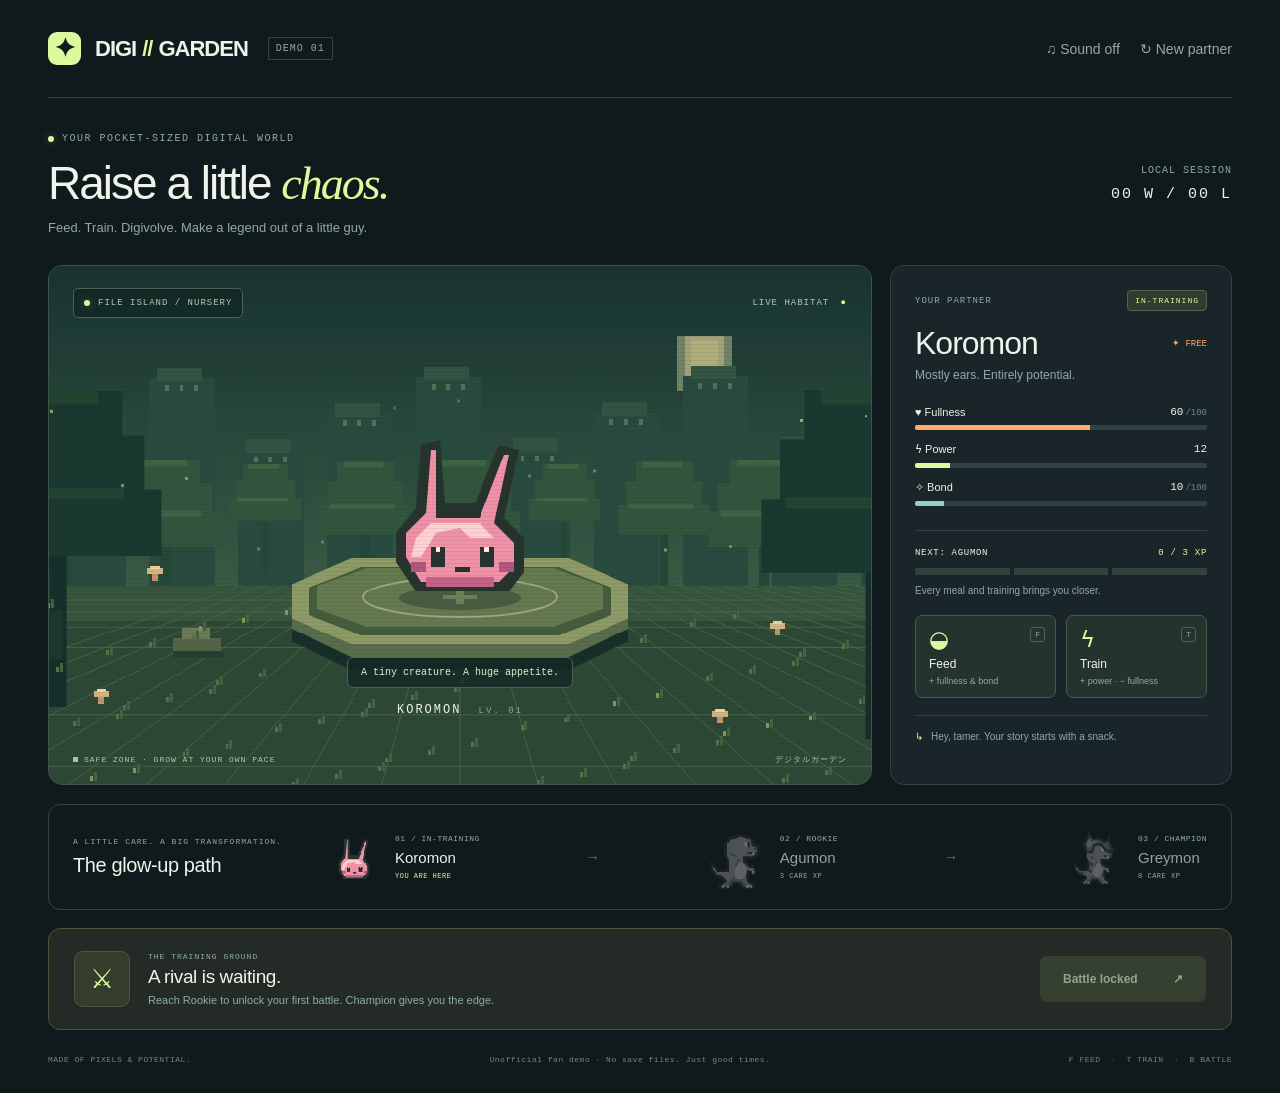
<file: astra-build/index.html>
<!doctype html>
<html lang="en">
<head>
<meta charset="utf-8"><meta name="viewport" content="width=device-width,initial-scale=1">
<meta name="theme-color" content="#101c20"><title>Digi Garden — Raise a little chaos</title>
<link rel="stylesheet" href="style.css">
</head>
<body>
<div class="shell">
<header><a class="brand" href="./index.html" aria-label="Digi Garden home"><span class="brand-icon">✦</span> DIGI<span class="slash">//</span>GARDEN <span class="demo">DEMO 01</span></a><div class="header-actions"><button id="sound" class="quiet" aria-label="Turn sound on" aria-pressed="false">♫ <span>Sound off</span></button><button id="reset" class="quiet" aria-label="New partner: reset progress">↻ <span>New partner</span></button></div></header>
<main>
<div class="intro"><div><div class="eyebrow"><span class="status-dot"></span> YOUR POCKET-SIZED DIGITAL WORLD</div><h1>Raise a little <em>chaos.</em></h1><p>Feed. Train. Digivolve. Make a legend out of a little guy.</p></div><div class="session"><span>LOCAL SESSION</span><strong id="record">00 W / 00 L</strong></div></div>
<div class="game-grid">
<section class="habitat" aria-label="Digital habitat and battle arena">
<div class="scene-top"><span class="location"><span class="status-dot"></span> <span id="location">FILE ISLAND / NURSERY</span></span><span id="scene-mode">LIVE HABITAT <span class="blink">●</span></span></div>
<canvas id="scene" width="960" height="530" aria-label="Koromon resting in a pixel art forest"></canvas>
<div id="scene-label" class="scene-label"><span id="mood">A tiny creature. A huge appetite.</span><strong id="floating-name">KOROMON <span>LV. 01</span></strong></div>
<div id="battle-hud" class="battle-hud" hidden><div><span id="player-label">YOUR PARTNER</span><strong id="player-hp"></strong><progress id="player-health" max="100" value="100" aria-label="Partner battle health"></progress></div><div><span>RIVAL / BLACKAGUMON</span><strong id="enemy-hp"></strong><progress id="enemy-health" max="100" value="100" aria-label="Rival battle health"></progress></div></div>
<div id="announcement" class="announcement" hidden></div>
<div class="scene-bottom"><span><i></i> <span id="scene-status">SAFE ZONE · GROW AT YOUR OWN PACE</span></span><span>デジタルガーデン</span></div>
</section>
<aside class="console">
<div class="card-eyebrow"><span id="panel-label">YOUR PARTNER</span><span id="stage-badge" class="badge">IN-TRAINING</span></div>
<div class="partner-heading"><h2 id="partner-name">Koromon</h2><span id="element">✦ FREE</span></div>
<p id="partner-description" class="description">Mostly ears. Entirely potential.</p>
<div id="care-panel">
<div class="stats"><div class="stat"><div><span>♥ Fullness</span><strong id="fullness-value">60<span>/100</span></strong></div><progress id="fullness" value="60" max="100" aria-label="Fullness"></progress></div><div class="stat"><div><span>ϟ Power</span><strong id="power-value">12</strong></div><progress id="power" value="12" max="100" aria-label="Power"></progress></div><div class="stat"><div><span>✧ Bond</span><strong id="bond-value">10<span>/100</span></strong></div><progress id="bond" value="10" max="100" aria-label="Bond"></progress></div></div>
<div class="growth"><div><span id="growth-label">NEXT: AGUMON</span><strong id="growth-count">0 / 3 XP</strong></div><div id="growth-pips" class="pips"></div><p id="growth-hint">Every meal and training brings you closer.</p></div>
<div class="care-actions"><button id="feed" class="action"><span class="action-icon">◒</span><strong>Feed</strong><small>+ fullness & bond</small><kbd>F</kbd></button><button id="train" class="action"><span class="action-icon">ϟ</span><strong>Train</strong><small>+ power · − fullness</small><kbd>T</kbd></button></div>
</div>
<div id="battle-panel" hidden><div class="enemy-intent"><span>RIVAL'S NEXT MOVE</span><strong id="intent">Claw swipe</strong><p id="intent-hint">Keep an eye on its next attack.</p></div><div class="battle-actions"><button id="attack" class="battle-action"><span>01</span> Attack <small>Reliable damage</small></button><button id="guard" class="battle-action"><span>02</span> Guard <small>Block 80% + heal</small></button><button id="burst" class="battle-action"><span>03</span> Mega flame <small id="burst-label">Charging 0 / 3</small></button></div><button id="return" class="primary" hidden>Back to the garden ↗</button></div>
<div class="activity" role="status" aria-live="polite"><span>↳</span><p id="message">Hey, tamer. Your story starts with a snack.</p></div>
</aside>
</div>
<section class="journey" aria-label="Evolution journey"><div class="journey-title"><span class="eyebrow">A LITTLE CARE. A BIG TRANSFORMATION.</span><h3>The glow-up path</h3></div><div class="evolution-track"><div class="evolution current" id="evo-0"><canvas width="90" height="80" data-sprite="0" aria-hidden="true"></canvas><div><span>01 / IN-TRAINING</span><strong>Koromon</strong><small>YOU ARE HERE</small></div></div><span class="path-arrow">→</span><div class="evolution locked" id="evo-1"><canvas width="90" height="80" data-sprite="1" aria-hidden="true"></canvas><div><span>02 / ROOKIE</span><strong>Agumon</strong><small>3 CARE XP</small></div></div><span class="path-arrow">→</span><div class="evolution locked" id="evo-2"><canvas width="90" height="80" data-sprite="2" aria-hidden="true"></canvas><div><span>03 / CHAMPION</span><strong>Greymon</strong><small>8 CARE XP</small></div></div></div></section>
<section class="arena-invite"><div class="arena-icon">⚔</div><div><span class="eyebrow">THE TRAINING GROUND</span><h3>A rival is waiting.</h3><p id="arena-hint">Reach Rookie to unlock your first battle. Champion gives you the edge.</p></div><button id="battle" class="primary" disabled>Battle locked <span>↗</span></button></section>
</main><footer><span>MADE OF PIXELS & POTENTIAL.</span><span>Unofficial fan demo · No save files. Just good times.</span><span>F FEED <b>·</b> T TRAIN <b>·</b> B BATTLE</span></footer>
</div><script src="script.js"></script>
</body></html>
</file>
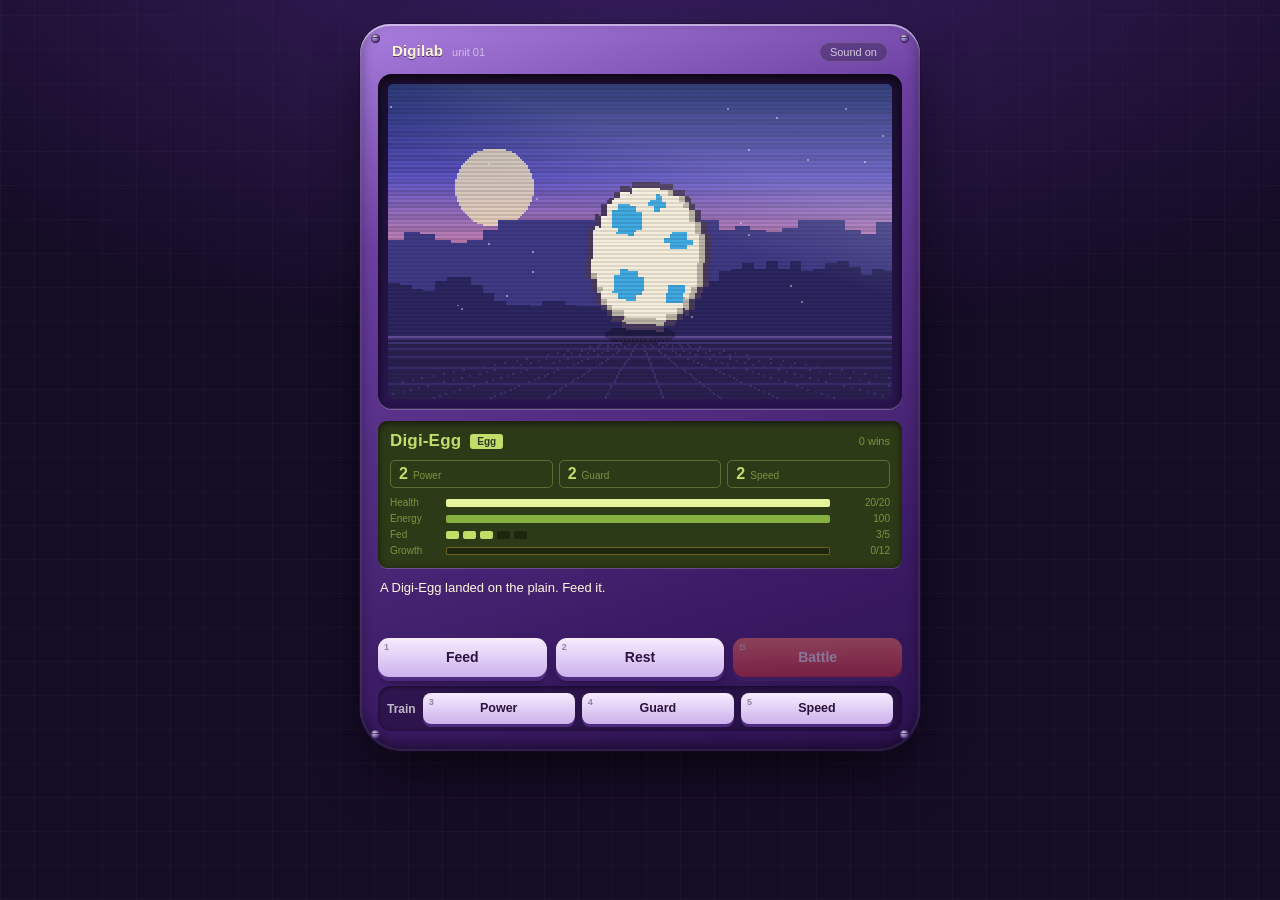
<file: opus5-build/index.html>
<!doctype html>
<html lang="en">
<head>
<meta charset="utf-8">
<meta name="viewport" content="width=device-width,initial-scale=1">
<title>Digilab — raise a digital monster</title>
<link rel="stylesheet" href="style.css">
</head>
<body>

<main class="device">
  <span class="screw screw--tl" aria-hidden="true"></span>
  <span class="screw screw--tr" aria-hidden="true"></span>
  <span class="screw screw--bl" aria-hidden="true"></span>
  <span class="screw screw--br" aria-hidden="true"></span>

  <header class="brand">
    <span class="brand__mark">Digilab</span>
    <span class="brand__unit">unit 01</span>
    <button id="mute" class="mute" type="button" aria-pressed="false">Sound on</button>
  </header>

  <div class="bezel">
    <canvas id="stage" width="256" height="160"
            aria-label="Your digital monster on its stage"></canvas>
    <span class="bezel__glare" aria-hidden="true"></span>
  </div>

  <section class="lcd" aria-live="polite">
    <div class="lcd__id">
      <span id="c-name" class="lcd__name">Digi-Egg</span>
      <span id="c-stage" class="lcd__tag">Egg</span>
      <span id="c-record" class="lcd__record">0 wins</span>
    </div>

    <ul class="chips">
      <li><b id="s-pwr">2</b><span>Power</span></li>
      <li><b id="s-grd">2</b><span>Guard</span></li>
      <li><b id="s-spd">2</b><span>Speed</span></li>
    </ul>

    <div class="meters">
      <div class="meter">
        <span class="meter__k">Health</span>
        <span class="meter__track"><i id="m-hp" style="width:100%"></i></span>
        <span class="meter__v" id="v-hp">20/20</span>
      </div>
      <div class="meter">
        <span class="meter__k">Energy</span>
        <span class="meter__track"><i id="m-en" style="width:100%"></i></span>
        <span class="meter__v" id="v-en">100</span>
      </div>
      <div class="meter">
        <span class="meter__k">Fed</span>
        <span class="pips" id="m-full"></span>
        <span class="meter__v" id="v-full">3/5</span>
      </div>
      <div class="meter meter--evo">
        <span class="meter__k">Growth</span>
        <span class="meter__track"><i id="m-xp" style="width:0%"></i></span>
        <span class="meter__v" id="v-xp">0/20</span>
      </div>
    </div>
  </section>

  <div class="log" id="log">
    <p class="log__now">A Digi-Egg landed on the plain. Feed it.</p>
  </div>

  <div class="pad">
    <button class="btn" type="button" data-act="feed"><kbd>1</kbd>Feed</button>
    <button class="btn" type="button" data-act="rest"><kbd>2</kbd>Rest</button>
    <button class="btn btn--fight" type="button" data-act="battle" disabled><kbd>B</kbd>Battle</button>

    <div class="train">
      <span class="train__k">Train</span>
      <button class="btn btn--sm" type="button" data-act="train:pwr"><kbd>3</kbd>Power</button>
      <button class="btn btn--sm" type="button" data-act="train:grd"><kbd>4</kbd>Guard</button>
      <button class="btn btn--sm" type="button" data-act="train:spd"><kbd>5</kbd>Speed</button>
    </div>

    <button class="btn btn--evolve" type="button" data-act="evolve" hidden>Digivolve</button>
  </div>
</main>

<script src="script.js"></script>
</body>
</html>
</file>
<file: astra-build/style.css>
:root {
  color-scheme:dark;
  --bg:#101a1d;
  --card:#192529;
  --border:#334044;
  --muted:#8faaa8;
  --text:#eef4e9;
  --lime:#dcf99d;
  --orange:#ffa96b;
  --mono:ui-monospace,SFMono-Regular,Consolas,monospace;
}
* {
  box-sizing:border-box;
}
body {
  margin:0;
  background:var(--bg);
  color:var(--text);
  font-family:Arial,Helvetica,sans-serif;
  font-size:14px;
}
.shell {
  max-width:1392px;
  padding:0 48px;
  margin:auto;
}
header {
  height:98px;
  display:flex;
  align-items:center;
  justify-content:space-between;
  border-bottom:1px solid var(--border);
}
.brand {
  text-decoration:none;
  color:var(--text);
  font-weight:900;
  font-size:22px;
  letter-spacing:-1px;
  display:flex;
  align-items:center;
  gap:6px;
}
.brand-icon {
  background:var(--lime);
  color:var(--bg);
  width:33px;
  height:33px;
  display:grid;
  place-items:center;
  margin-right:8px;
  font-size:26px;
  border-radius:9px;
}
.slash {
  color:var(--lime);
}
.demo {
  font:10px var(--mono);
  letter-spacing:1px;
  border:1px solid var(--border);
  padding:5px 7px;
  margin-left:14px;
  color:var(--muted);
}
button {
  font:inherit;
  cursor:pointer;
  transition:background .16s,transform .16s,border-color .16s;
}
button:active:not(:disabled) {
  transform:translateY(2px);
}
button:focus-visible,a:focus-visible {
  outline:3px solid var(--orange);
  outline-offset:4px;
}
button:disabled {
  cursor:not-allowed;
  opacity:.4;
}
.header-actions {
  display:flex;
  gap:20px;
}
.quiet {
  border:0;
  background:transparent;
  color:var(--muted);
  padding:10px 0;
}
.quiet:hover {
  color:var(--lime);
}
.intro {
  display:flex;
  align-items:center;
  justify-content:space-between;
  padding:35px 0 30px;
}
.eyebrow {
  font:10px var(--mono);
  letter-spacing:1.5px;
  color:var(--muted);
  display:block;
}
.intro .eyebrow {
  display:flex;
  gap:8px;
  align-items:center;
}
.status-dot {
  width:6px;
  height:6px;
  display:inline-block;
  border-radius:50%;
  background:var(--lime);
  box-shadow:0 0 9px #dcf99d40;
}
h1 {
  font-size:46px;
  letter-spacing:-2px;
  font-weight:500;
  margin:12px 0 10px;
}
h1 em {
  color:var(--lime);
  font-family:Georgia,serif;
  font-weight:400;
}
p {
  margin:0;
}
.intro p {
  color:var(--muted);
  font-size:13px;
}
.session {
  text-align:right;
  font:10px var(--mono);
  letter-spacing:1px;
}
.session span {
  display:block;
  color:var(--muted);
  margin-bottom:10px;
}
.session strong {
  font-size:15px;
  letter-spacing:2px;
  font-weight:400;
}
.game-grid {
  display:grid;
  grid-template-columns:minmax(0,1fr) 342px;
  gap:18px;
}
.habitat {
  position:relative;
  background:#1e3533;
  border:1px solid #40544c;
  border-radius:14px;
  overflow:hidden;
  min-height:484px;
  isolation:isolate;
}
.habitat>canvas {
  position:absolute;
  width:100%;
  height:100%;
  object-fit:cover;
  image-rendering:pixelated;
  inset:0;
}
.scene-top,.scene-bottom {
  position:absolute;
  left:24px;
  right:24px;
  display:flex;
  justify-content:space-between;
  align-items:center;
  z-index:2;
  font:9px var(--mono);
  letter-spacing:1px;
  color:#b1c9b8;
}
.scene-top {
  top:22px;
}
.location {
  background:#122724c9;
  border:1px solid #496354;
  border-radius:5px;
  padding:9px 10px;
  display:flex;
  align-items:center;
  gap:8px;
}
.blink {
  color:var(--lime);
  margin-left:5px;
}
.scene-bottom {
  bottom:19px;
  font-size:8px;
}
.scene-bottom>span:first-child {
  display:flex;
  align-items:center;
  gap:6px;
}
.scene-bottom i {
  width:5px;
  height:5px;
  background:#adc4a4;
}
.scene-label {
  position:absolute;
  left:0;
  right:0;
  text-align:center;
  bottom:67px;
  pointer-events:none;
}
.scene-label>span {
  display:table;
  margin:0 auto 12px;
  font:10px var(--mono);
  background:#142824d9;
  border:1px solid #496354;
  padding:9px 13px;
  border-radius:6px;
  color:#ddedd3;
}
.scene-label strong {
  font:12px var(--mono);
  letter-spacing:2px;
}
.scene-label strong span {
  font-size:9px;
  color:#92a98d;
  margin-left:8px;
}
.console {
  background:var(--card);
  border:1px solid var(--border);
  border-radius:14px;
  padding:24px;
}
.card-eyebrow {
  display:flex;
  justify-content:space-between;
  align-items:center;
  font:9px var(--mono);
  letter-spacing:1px;
  color:var(--muted);
}
.badge {
  border:1px solid #53664d;
  background:#2f3c2f;
  color:var(--lime);
  padding:5px 7px;
  border-radius:4px;
  font-size:8px;
}
.partner-heading {
  display:flex;
  align-items:center;
  justify-content:space-between;
  margin:14px 0 6px;
}
h2 {
  font-size:32px;
  letter-spacing:-1px;
  font-weight:500;
  margin:0;
}
.partner-heading>span {
  font:9px var(--mono);
  color:var(--orange);
}
.description {
  color:var(--muted);
  font-size:12px;
}
.stats {
  display:grid;
  gap:13px;
  margin:24px 0;
}
.stat>div {
  display:flex;
  justify-content:space-between;
  margin-bottom:7px;
  font-size:11px;
}
.stat strong {
  font:11px var(--mono);
}
.stat strong span {
  color:#708788;
  font-size:9px;
  margin-left:2px;
}
progress {
  display:block;
  width:100%;
  height:5px;
  border:0;
  background:#304043;
  border-radius:2px;
  overflow:hidden;
}
progress::-webkit-progress-bar {
  background:#304043;
}
progress::-webkit-progress-value {
  background:var(--lime);
  transition:width .3s;
}
progress::-moz-progress-bar {
  background:var(--lime);
}
#fullness::-webkit-progress-value {
  background:var(--orange);
}
#bond::-webkit-progress-value {
  background:#90cfcb;
}
.growth {
  border-top:1px solid var(--border);
  padding-top:17px;
}
.growth>div:first-child {
  display:flex;
  justify-content:space-between;
  font:9px var(--mono);
  letter-spacing:.7px;
}
.growth strong {
  color:var(--lime);
  font-weight:400;
}
.pips {
  display:flex;
  gap:4px;
  margin:10px 0;
}
.pip {
  height:7px;
  background:#34423f;
  flex:1;
  border-radius:1px;
}
.pip.filled {
  background:var(--lime);
}
.growth p {
  font-size:10px;
  color:var(--muted);
}
.care-actions {
  display:grid;
  grid-template-columns:1fr 1fr;
  gap:10px;
  margin-top:19px;
}
.action {
  position:relative;
  text-align:left;
  padding:11px 13px;
  background:#25332f;
  border:1px solid #485c47;
  border-radius:7px;
  color:var(--text);
}
.action:hover {
  background:#364a36;
  border-color:var(--lime);
}
.action-icon {
  display:block;
  color:var(--lime);
  font-size:23px;
  line-height:24px;
  margin-bottom:6px;
}
.action strong {
  display:block;
  font-size:12px;
  font-weight:500;
}
.action small {
  display:block;
  font-size:9px;
  color:var(--muted);
  margin-top:5px;
}
kbd {
  font:8px var(--mono);
  position:absolute;
  top:11px;
  right:10px;
  color:var(--muted);
  border:1px solid #526054;
  padding:2px 4px;
  border-radius:3px;
}
.activity {
  display:flex;
  gap:8px;
  border-top:1px solid var(--border);
  padding-top:13px;
  margin-top:17px;
  color:var(--muted);
  font-size:10px;
  line-height:1.5;
  min-height:45px;
}
.activity>span {
  color:var(--lime);
}
.journey {
  margin-top:19px;
  border:1px solid var(--border);
  border-radius:12px;
  display:flex;
  align-items:center;
  padding:20px 24px;
  gap:30px;
}
.journey-title {
  min-width:218px;
}
.journey-title .eyebrow {
  font-size:8px;
  letter-spacing:1px;
}
h3 {
  font-size:20px;
  font-weight:500;
  letter-spacing:-.4px;
  margin:8px 0 0;
}
.evolution-track {
  display:flex;
  align-items:center;
  justify-content:space-between;
  flex:1;
  gap:12px;
}
.evolution {
  display:flex;
  align-items:center;
  gap:8px;
}
.evolution canvas {
  width:66px;
  height:64px;
  image-rendering:pixelated;
}
.evolution span,.evolution small {
  display:block;
  font:8px var(--mono);
  color:var(--muted);
  letter-spacing:.5px;
}
.evolution strong {
  display:block;
  font-size:15px;
  font-weight:500;
  margin:6px 0;
}
.evolution small {
  font-size:7px;
}
.evolution.current small {
  color:var(--lime);
}
.evolution.locked canvas {
  filter:grayscale(1);
  opacity:.38;
}
.evolution.locked strong {
  color:#92a29d;
}
.path-arrow {
  color:#697e71;
}
.arena-invite {
  display:flex;
  align-items:center;
  gap:18px;
  padding:22px 25px;
  margin-top:18px;
  border-radius:12px;
  background:#242b26;
  border:1px solid #48543d;
}
.arena-icon {
  font-size:27px;
  background:#343d2c;
  color:var(--lime);
  height:56px;
  width:56px;
  border:1px solid #4a573e;
  display:grid;
  place-items:center;
  border-radius:9px;
}
.arena-invite h3 {
  margin:5px 0 6px;
  font-size:19px;
}
.arena-invite p {
  font-size:11px;
  color:var(--muted);
}
.arena-invite .eyebrow {
  font-size:8px;
  letter-spacing:1px;
}
.primary {
  border:0;
  background:var(--lime);
  color:#20291c;
  font-weight:600;
  font-size:12px;
  padding:16px 23px;
  border-radius:7px;
}
.primary:hover:not(:disabled) {
  background:#ebffbd;
}
.arena-invite .primary {
  margin-left:auto;
  min-width:166px;
  text-align:left;
  display:flex;
  justify-content:space-between;
  gap:20px;
}
.primary:disabled {
  background:#3f4935;
  color:#c5d4b5;
  opacity:.7;
}
footer {
  display:flex;
  justify-content:space-between;
  gap:16px;
  padding:25px 0 28px;
  color:#718786;
  font:8px var(--mono);
  letter-spacing:.5px;
}
footer b {
  color:#495d5b;
  margin:0 5px;
}
.announcement {
  position:absolute;
  z-index:5;
  inset:0;
  display:flex;
  flex-direction:column;
  justify-content:center;
  align-items:center;
  text-align:center;
  background:#11221ae8;
  backdrop-filter:blur(5px);
  padding:24px;
}
.announcement .eyebrow {
  color:var(--lime);
  margin-bottom:12px;
}
.announcement h2 {
  font-size:48px;
  color:var(--lime);
  margin:12px 0;
}
.announcement p {
  color:#b8c7b0;
  font-size:13px;
  line-height:1.8;
}
.announcement canvas {
  height:130px;
  width:150px;
  image-rendering:pixelated;
}
.announcement .primary {
  margin-top:24px;
}
.battle-hud {
  position:absolute;
  top:83px;
  left:24px;
  right:24px;
  display:flex;
  justify-content:space-between;
  gap:70px;
}
.battle-hud>div {
  width:40%;
  font:9px var(--mono);
  color:#c9d4c1;
}
.battle-hud strong {
  display:block;
  font-size:15px;
  margin:9px 0;
}
.battle-hud progress {
  height:7px;
}
.battle-hud>div:last-child {
  text-align:right;
}
.battle-hud>div:last-child progress::-webkit-progress-value {
  background:var(--orange);
}
.enemy-intent {
  border:1px solid #5b5140;
  border-radius:6px;
  background:#342e25;
  padding:16px;
  margin:22px 0 17px;
}
.enemy-intent span {
  display:block;
  font:8px var(--mono);
  letter-spacing:1px;
  color:var(--orange);
}
.enemy-intent strong {
  display:block;
  margin:8px 0;
  font-size:17px;
  font-weight:500;
}
.enemy-intent p {
  font-size:11px;
  line-height:1.5;
  color:#b4ad9c;
}
.battle-actions {
  display:grid;
  gap:9px;
}
.battle-action {
  display:flex;
  align-items:center;
  gap:10px;
  width:100%;
  background:#28372f;
  border:1px solid #4c5d45;
  color:var(--text);
  padding:15px 12px;
  border-radius:6px;
  font-size:12px;
}
.battle-action:hover:not(:disabled) {
  background:#3c5035;
}
.battle-action>span {
  color:#889c80;
  font:9px var(--mono);
}
.battle-action small {
  margin-left:auto;
  font-size:9px;
  color:var(--muted);
}
#return {
  width:100%;
  margin-top:18px;
}
[hidden] {
  display:none!important;
}
@media(min-width:1450px) {
  .intro {
    padding-top:42px;
    padding-bottom:34px;
  }
  .habitat {
    min-height:520px;
  }
  .console {
    padding:28px;
  }
  .stats {
    gap:17px;
  }
  .care-actions {
    margin-top:24px;
  }
}
@media(max-width:1100px) {
  .shell {
    padding:0 26px;
  }
  .game-grid {
    grid-template-columns:minmax(0,1fr) 315px;
  }
  .journey {
    gap:14px;
    padding:18px;
  }
  .journey-title {
    min-width:170px;
  }
  .journey-title .eyebrow {
    max-width:140px;
    line-height:1.6;
  }
  .evolution {
    gap:3px;
  }
  .evolution canvas {
    width:50px;
  }
  .evolution span {
    font-size:7px;
  }
  .evolution-track {
    gap:5px;
  }
}
@media(max-width:800px) {
  .shell {
    padding:0 18px;
  }
  header {
    height:76px;
  }
  .brand {
    font-size:18px;
  }
  .demo {
    display:none;
  }
  .header-actions {
    gap:14px;
  }
  .intro {
    padding:26px 0;
  }
  h1 {
    font-size:36px;
  }
  .session {
    display:none;
  }
  .game-grid {
    grid-template-columns:1fr;
  }
  .habitat {
    min-height:410px;
  }
  .console {
    padding:22px;
  }
  .stats {
    grid-template-columns:repeat(3,1fr);
    gap:15px;
  }
  .care-actions {
    grid-template-columns:1fr 1fr;
  }
  .action {
    min-height:86px;
  }
  .journey {
    display:block;
  }
  .journey-title {
    margin-bottom:12px;
  }
  .journey-title .eyebrow {
    max-width:none;
  }
  .evolution-track {
    gap:4px;
  }
  .evolution {
    flex-direction:column;
    text-align:center;
  }
  .evolution canvas {
    width:70px;
  }
  .evolution span {
    font-size:7px;
  }
  .arena-invite {
    flex-wrap:wrap;
    padding:19px;
    gap:13px;
  }
  .arena-icon {
    display:none;
  }
  .arena-invite .primary {
    width:100%;
    margin-top:8px;
  }
  footer {
    flex-wrap:wrap;
    line-height:1.7;
  }
  footer>span:last-child {
    display:none;
  }
}
@media(max-width:400px) {
  .brand {
    font-size:16px;
  }
  .header-actions .quiet span {
    display:none;
  }
  .intro .eyebrow {
    font-size:8px;
  }
  h1 {
    font-size:32px;
  }
  .intro p {
    font-size:11px;
  }
  .habitat {
    min-height:365px;
  }
  .scene-top,.scene-bottom {
    left:14px;
    right:14px;
  }
  .scene-top>span:last-child {
    display:none;
  }
  .scene-bottom {
    font-size:6px;
  }
  .scene-label {
    bottom:58px;
  }
}
@media(prefers-reduced-motion:reduce) {
  * {
    transition:none!important;
  }
}
</file>
<file: opus5-build/style.css>
/* Digilab — a 1997 translucent-plastic handheld that happens to be a webpage. */

:root {
  --void:        #150c26;
  --void-lift:   #241640;
  --shell:       #6b3fa0;
  --shell-hi:    #a97ede;
  --shell-lo:    #3a1a63;
  --shell-edge:  #24103f;
  --lcd-bg:      #2d3a17;
  --lcd-ink:     #c2dd68;
  --lcd-dim:     #7d9440;
  --gold:        #ffd23f;
  --fire:        #ff4f3b;
  --ice:         #6fd6ff;
  --ui: -apple-system, BlinkMacSystemFont, "Segoe UI", Roboto, Helvetica, Arial, sans-serif;
}

* { box-sizing: border-box; }

html, body { height: 100%; }

body {
  margin: 0;
  padding: 24px 16px 48px;
  display: flex;
  justify-content: center;
  align-items: flex-start;
  font-family: var(--ui);
  color: #f3ecff;
  background:
    radial-gradient(120% 80% at 50% -10%, #3a1f63 0%, transparent 60%),
    repeating-linear-gradient(0deg, rgba(255,255,255,.028) 0 1px, transparent 1px 34px),
    repeating-linear-gradient(90deg, rgba(255,255,255,.028) 0 1px, transparent 1px 34px),
    var(--void);
  -webkit-font-smoothing: antialiased;
}

/* ---------- the shell ---------- */

.device {
  position: relative;
  width: min(560px, 100%);
  padding: 18px 18px 20px;
  border-radius: 30px 30px 42px 42px;
  background:
    linear-gradient(163deg, var(--shell-hi) 0%, var(--shell) 26%, var(--shell-lo) 78%, #2c1250 100%);
  box-shadow:
    inset 0 2px 0 rgba(255,255,255,.45),
    inset 0 -6px 14px rgba(0,0,0,.45),
    inset 0 0 0 2px rgba(255,255,255,.10),
    0 26px 60px -18px rgba(0,0,0,.85),
    0 0 0 1px var(--shell-edge);
}

.screw {
  position: absolute;
  width: 9px; height: 9px;
  border-radius: 50%;
  background: radial-gradient(circle at 35% 30%, #d9c6f5, #4d2b7d 70%);
  box-shadow: inset 0 0 0 1px rgba(0,0,0,.4);
}
.screw::after {
  content: ""; position: absolute; inset: 3px 1px;
  border-top: 1px solid rgba(0,0,0,.55);
}
.screw--tl { top: 10px; left: 11px; }
.screw--tr { top: 10px; right: 11px; }
.screw--bl { bottom: 12px; left: 11px; }
.screw--br { bottom: 12px; right: 11px; }

/* ---------- brand row ---------- */

.brand {
  display: flex;
  align-items: baseline;
  gap: 9px;
  padding: 0 14px 12px;
}
.brand__mark {
  font-size: 15px;
  font-weight: 800;
  letter-spacing: .01em;
  color: #fff6d8;
  text-shadow: 0 1px 0 rgba(0,0,0,.5);
}
.brand__unit {
  font-size: 11px;
  color: rgba(255,255,255,.55);
  font-variant-numeric: tabular-nums;
}
.mute {
  margin-left: auto;
  font: inherit;
  font-size: 11px;
  color: rgba(255,255,255,.72);
  background: rgba(0,0,0,.24);
  border: 1px solid rgba(255,255,255,.16);
  border-radius: 999px;
  padding: 3px 10px;
  cursor: pointer;
}
.mute:hover { color: #fff; }
.mute[aria-pressed="true"] { color: rgba(255,255,255,.4); }

/* ---------- screen ---------- */

.bezel {
  position: relative;
  border-radius: 14px;
  padding: 10px;
  background: linear-gradient(180deg, #1b0e30, #2a1550);
  box-shadow:
    inset 0 3px 9px rgba(0,0,0,.75),
    inset 0 -1px 0 rgba(255,255,255,.14),
    0 1px 0 rgba(255,255,255,.22);
}
#stage {
  display: block;
  width: 100%;
  height: auto;
  aspect-ratio: 256 / 160;
  border-radius: 5px;
  image-rendering: pixelated;
  image-rendering: crisp-edges;
  background: #101a2e;
}
.bezel__glare {
  position: absolute;
  inset: 10px;
  border-radius: 5px;
  pointer-events: none;
  background: linear-gradient(197deg, rgba(255,255,255,.13) 0 28%, transparent 46%);
}

/* ---------- LCD telemetry ---------- */

.lcd {
  margin-top: 12px;
  padding: 10px 12px 12px;
  border-radius: 9px;
  background: var(--lcd-bg);
  color: var(--lcd-ink);
  box-shadow: inset 0 2px 7px rgba(0,0,0,.6), 0 1px 0 rgba(255,255,255,.2);
}

.lcd__id { display: flex; align-items: center; gap: 9px; }
.lcd__name { font-size: 17px; font-weight: 800; letter-spacing: .01em; }
.lcd__tag {
  font-size: 10px;
  padding: 2px 7px;
  border-radius: 3px;
  background: var(--lcd-ink);
  color: var(--lcd-bg);
  font-weight: 700;
}
.lcd__record { margin-left: auto; font-size: 11px; color: var(--lcd-dim); }

.chips {
  display: flex;
  gap: 6px;
  list-style: none;
  margin: 9px 0 0;
  padding: 0;
}
.chips li {
  flex: 1;
  display: flex;
  align-items: baseline;
  gap: 5px;
  padding: 4px 8px;
  border: 1px solid rgba(194,221,104,.32);
  border-radius: 5px;
}
.chips b { font-size: 16px; font-variant-numeric: tabular-nums; }
.chips span { font-size: 10px; color: var(--lcd-dim); }
.chips li.bump { animation: bump .5s ease-out; }
@keyframes bump {
  0%   { background: var(--lcd-ink); color: var(--lcd-bg); }
  100% { background: transparent; }
}
.chips li.bump span { color: inherit; }

.meters { margin-top: 9px; display: grid; gap: 5px; }
.meter { display: flex; align-items: center; gap: 8px; }
.meter__k { width: 48px; font-size: 10px; color: var(--lcd-dim); }
.meter__track {
  flex: 1;
  height: 8px;
  border-radius: 2px;
  background: rgba(0,0,0,.36);
  overflow: hidden;
}
.meter__track i {
  display: block;
  height: 100%;
  background: var(--lcd-ink);
  transition: width .32s cubic-bezier(.2,.8,.3,1);
}
.meter__v {
  width: 52px;
  text-align: right;
  font-size: 10px;
  color: var(--lcd-dim);
  font-variant-numeric: tabular-nums;
}
#m-hp { background: #e7f39a; }
#m-en { background: #86b03f; }
.meter--evo .meter__track { box-shadow: inset 0 0 0 1px rgba(255,210,63,.35); }
#m-xp { background: var(--gold); }
.meter--evo.ready .meter__k { color: var(--gold); }
.meter--evo.ready #m-xp { animation: pulse 1s ease-in-out infinite; }
@keyframes pulse { 50% { opacity: .5; } }

.pips { flex: 1; display: flex; gap: 4px; }
.pips i {
  width: 13px; height: 8px;
  border-radius: 2px;
  background: rgba(0,0,0,.36);
}
.pips i.on { background: var(--lcd-ink); }

/* ---------- log ---------- */

.log {
  margin: 11px 2px 13px;
  min-height: 46px;
  font-size: 13px;
  line-height: 1.45;
}
.log p { margin: 0; }
.log__now { color: #fff8e2; }
.log__old { color: rgba(255,255,255,.42); font-size: 12px; }

/* ---------- button pad ---------- */

.pad { display: grid; grid-template-columns: repeat(3, 1fr); gap: 9px; }

.btn {
  position: relative;
  font: inherit;
  font-size: 14px;
  font-weight: 700;
  color: #2a123f;
  padding: 11px 8px 12px;
  border: 0;
  border-radius: 11px;
  cursor: pointer;
  background: linear-gradient(180deg, #f6ecff, #cdb2ec);
  box-shadow: 0 4px 0 #4d2a7d, 0 7px 10px -4px rgba(0,0,0,.6);
  transition: transform .06s, box-shadow .06s;
}
.btn:hover { background: linear-gradient(180deg, #fff, #dcc7f5); }
.btn:active:not(:disabled) {
  transform: translateY(3px);
  box-shadow: 0 1px 0 #4d2a7d, 0 2px 5px -2px rgba(0,0,0,.6);
}
.btn:focus-visible { outline: 3px solid var(--gold); outline-offset: 3px; }
.btn:disabled { opacity: .42; cursor: not-allowed; box-shadow: 0 4px 0 #40236a; }

.btn kbd {
  position: absolute;
  top: 4px; left: 6px;
  font: inherit;
  font-size: 9px;
  font-weight: 700;
  color: rgba(42,18,63,.45);
}

.btn--fight {
  color: #fff2ee;
  background: linear-gradient(180deg, #ff7a52, #d62f22);
  box-shadow: 0 4px 0 #7d1a12, 0 7px 10px -4px rgba(0,0,0,.6);
}
.btn--fight:hover { background: linear-gradient(180deg, #ff8f6b, #e33a2c); }
.btn--fight kbd { color: rgba(255,255,255,.5); }
.btn--fight:active:not(:disabled) { box-shadow: 0 1px 0 #7d1a12; }

.train {
  grid-column: 1 / -1;
  display: grid;
  grid-template-columns: auto repeat(3, 1fr);
  align-items: center;
  gap: 7px;
  padding: 7px 9px;
  border-radius: 13px;
  background: rgba(0,0,0,.22);
  box-shadow: inset 0 1px 4px rgba(0,0,0,.5);
}
.train__k { font-size: 12px; font-weight: 700; color: rgba(255,255,255,.7); }
.btn--sm { font-size: 12.5px; padding: 8px 4px 9px; border-radius: 8px; box-shadow: 0 3px 0 #4d2a7d; }
.btn--sm:active:not(:disabled) { transform: translateY(2px); box-shadow: 0 1px 0 #4d2a7d; }

.btn--evolve {
  grid-column: 1 / -1;
  font-size: 16px;
  letter-spacing: .02em;
  color: #3a2500;
  background: linear-gradient(180deg, #ffe796, var(--gold));
  box-shadow: 0 4px 0 #a37600, 0 0 26px rgba(255,210,63,.55);
  animation: glow 1.1s ease-in-out infinite;
}
@keyframes glow {
  50% { box-shadow: 0 4px 0 #a37600, 0 0 42px rgba(255,210,63,.95); }
}
.btn--evolve:hover { background: linear-gradient(180deg, #fff3c4, #ffdc63); }

/* ---------- responsive + a11y ---------- */

@media (max-width: 420px) {
  body { padding: 10px 8px 32px; }
  .device { border-radius: 22px 22px 32px 32px; padding: 14px 13px 16px; }
  .meter__k { width: 42px; }
  .btn { font-size: 13px; }
}

@media (prefers-reduced-motion: reduce) {
  *, *::before, *::after {
    animation-duration: .01ms !important;
    animation-iteration-count: 1 !important;
    transition-duration: .01ms !important;
  }
}
</file>
